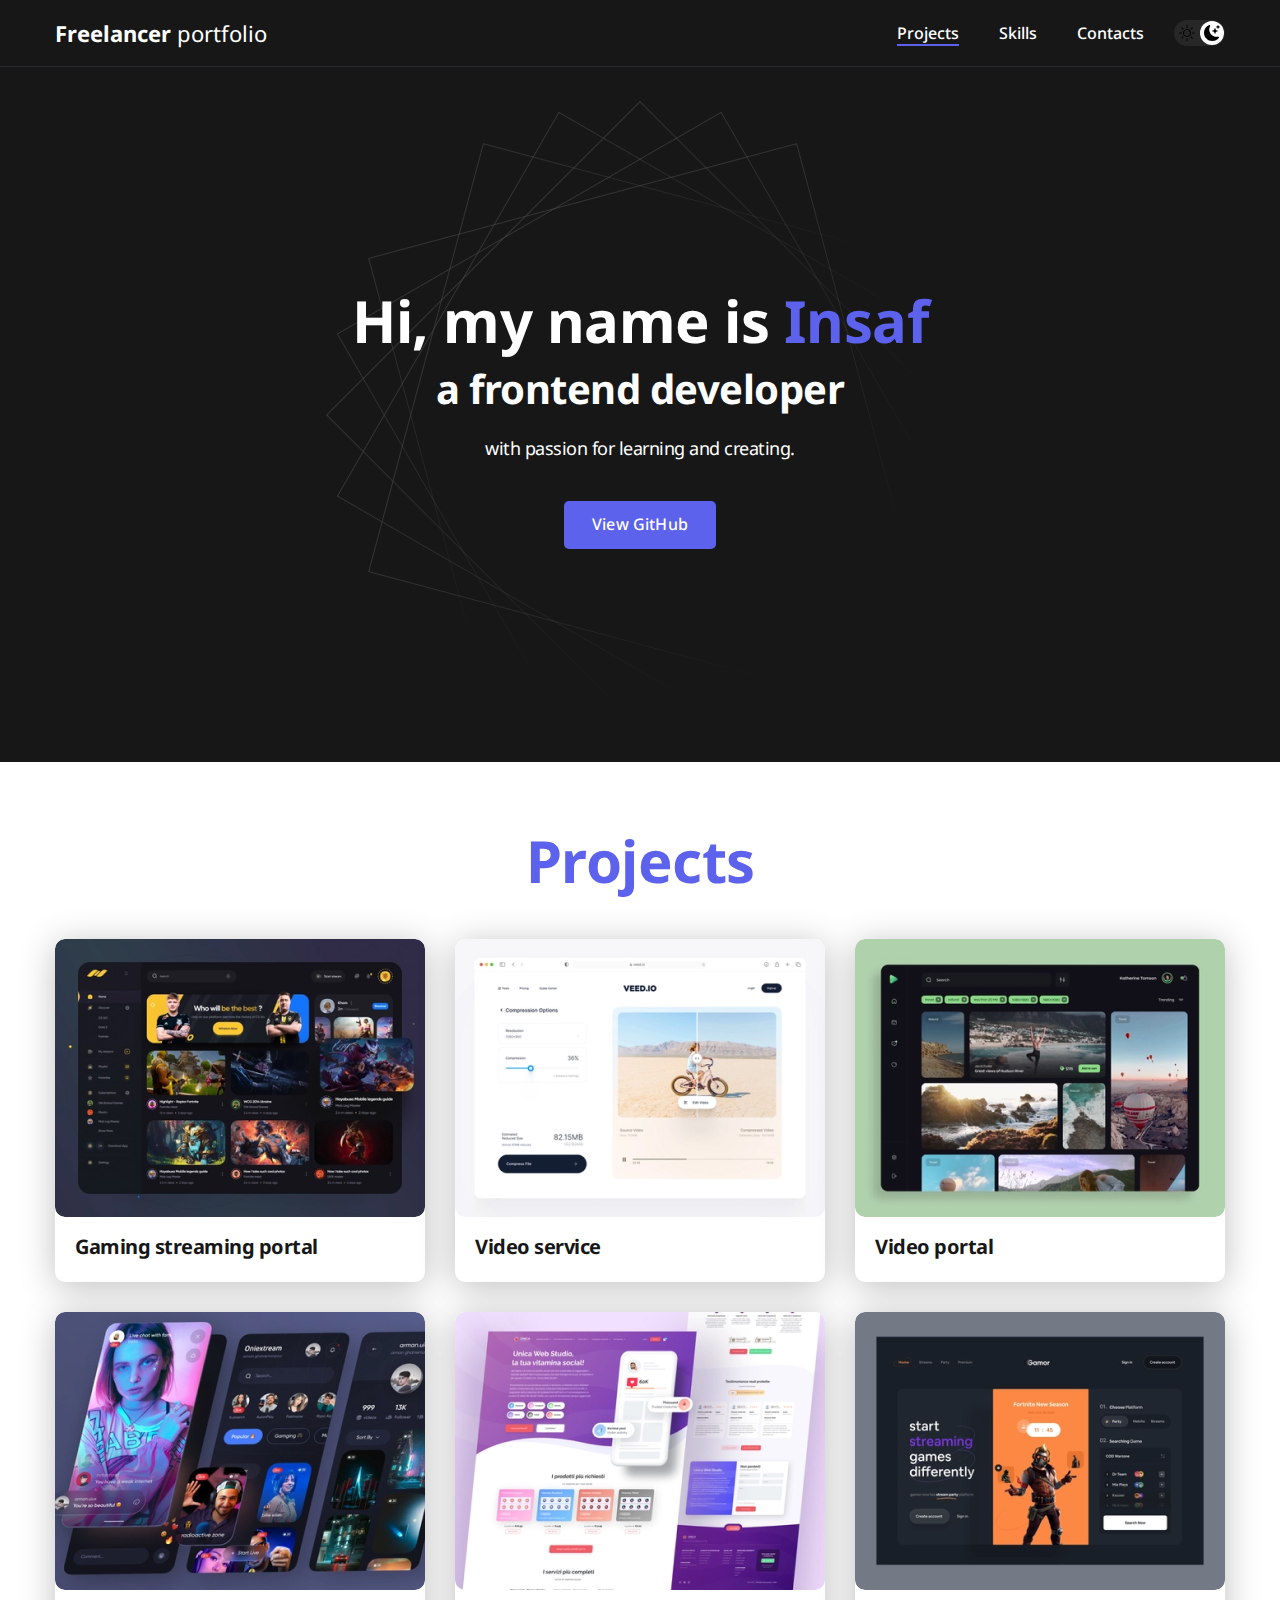
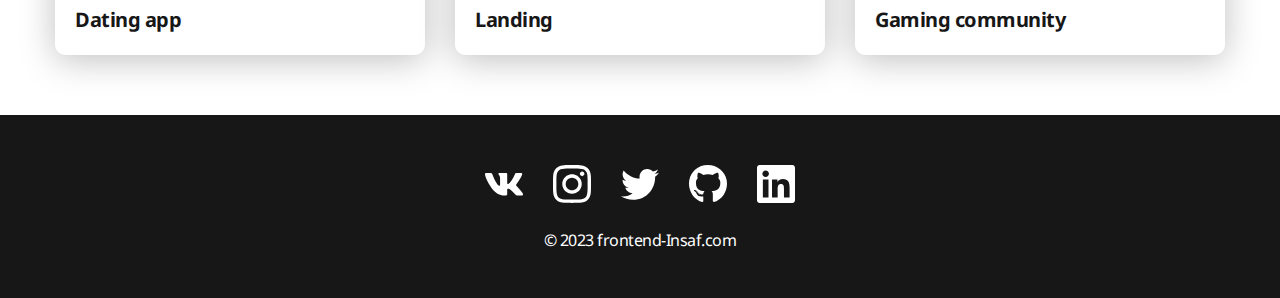
<file: index.html>
<!DOCTYPE html>
<html lang="ru">
<head>
    <meta charset="UTF-8">
    <meta name="viewport" content="width=device-width, initial-scale=1.0">
    <meta http-equiv="X-UA-Compatible" content="ie=edge">
    <link rel="stylesheet" href="css/normalize.css">
    <link rel="stylesheet" href="css/resets.css">
    <link rel="stylesheet" href="css/style.css">
    <link rel="preconnect" href="https://fonts.googleapis.com">
    <link rel="preconnect" href="https://fonts.gstatic.com" crossorigin>
    <link href="https://fonts.googleapis.com/css2?family=Montserrat&family=Noto+Sans:ital,wght@0,100;0,200;0,300;0,400;0,500;0,600;0,700;0,800;0,900;1,100;1,200;1,300;1,400;1,500;1,600;1,700;1,800;1,900&family=Philosopher&family=Playfair+Display:ital,wght@0,400;0,500;0,600;0,700;0,800;0,900;1,400;1,500;1,600;1,700;1,800;1,900&family=Roboto:wght@300;400;700&display=swap" rel="stylesheet">
    <title>Freelancer portfolio</title>
</head>
<body>
    <nav class="nav">
        <div class="container">
            <div class="nav-row">
                <a href="./index.html" class="logo"><span id="logo__fr">Freelancer</span> portfolio</a>

                <button class="dark-mode-btn dark-mode-btn--active">
                    <img src="./icons/Sun.svg" alt="" class="dark-mode-btn__icon">
                    <img src="./icons/Moon.svg" alt="" class="dark-mode-btn__icon">
                </button>

                <ul class="nav-list">
                    <li class="nav-list__item"><a href="./index.html" class="nav-list__link nav-list__link--active">Projects</a></li>
                    <li class="nav-list__item"><a href="./skills.html" class="nav-list__link">Skills</a></li>
                    <li class="nav-list__item"><a href="./contacts.html" class="nav-list__link">Contacts</a></li>
                </ul>
            </div>
        </div>
    </nav>

    <header class="header">
        <div class="header__wrapper">
            <h1 class="header__title">
                <strong>Hi, my name is <em>Insaf</em></strong><br>
                 a frontend developer
            </h1>
            <div class="header__text">
                <p>with passion for learning and creating.</p>
            </div>
            <a href="#" class="btn">View GitHub</a>
        </div>
    </header>

    <main class="main">
        <div class="container">
            <h2 class="title-1">Projects</h2>
            <ul class="projects">
                <li class="project">
                    <a href="./project-page.html">
                        <img src="./img/01.jpg" alt="" class="project__img">
                        <h3 class="project__title">Gaming streaming portal</h3>
                    </a>
                </li>

                <li class="project">
                    <a href="./project-page.html">
                        <img src="./img/02.jpg" alt="" class="project__img">
                        <h3 class="project__title">Video service</h3>
                    </a>
                </li>

                <li class="project">
                    <a href="./project-page.html">
                        <img src="./img/03.jpg" alt="" class="project__img">
                        <h3 class="project__title">Video portal</h3>
                    </a>
                </li>

                <li class="project">
                    <a href="./project-page.html">
                        <img src="./img/04.jpg" alt="" class="project__img">
                        <h3 class="project__title">Dating app</h3>
                    </a>
                </li>

                <li class="project">
                    <a href="./project-page.html">
                        <img src="./img/05.jpg" alt="" class="project__img">
                        <h3 class="project__title">Landing</h3>
                    </a>
                </li>

                <li class="project">
                    <a href="./project-page.html">
                        <img src="./img/06.jpg" alt="" class="project__img">
                        <h3 class="project__title">Gaming community</h3>
                    </a>
                </li>
            </ul>
        </div>
    </main>

    <footer class="footer">
        <div class="container">
            <div class="footer__wrapper">
                <ul class="social">
                    <li class="social__item">
                        <a href="#">
                            <img src="./icons/vk.svg" alt="">
                        </a>
                        <a href="#">
                            <img src="./icons/instagram.svg" alt="">
                        </a>
                        <a href="#">
                            <img src="./icons/twitter.svg" alt="">
                        </a>
                        <a href="#">
                            <img src="./icons/gitHub.svg" alt="">
                        </a>
                        <a href="#">
                            <img src="./icons/linkedIn.svg" alt="">
                        </a>
                    </li>
                </ul>
                <div class="copyright">
                    <p>© 2023 frontend-Insaf.com</p>
                </div>
            </div>
        </div>
    </footer>

    <script src="./js/main.js"></script>
</body>
</html>
</file>
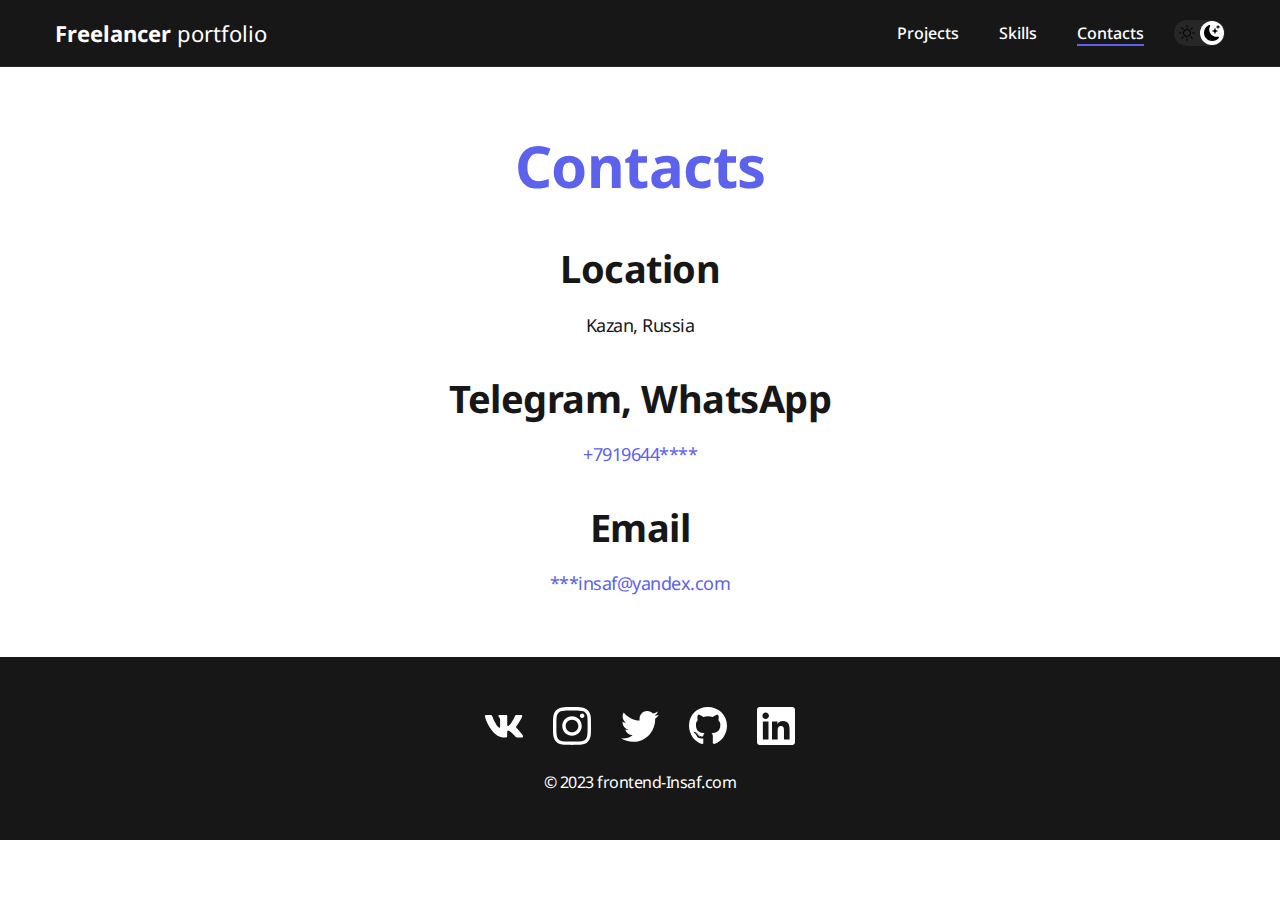
<file: contacts.html>
<!DOCTYPE html>
<html lang="ru">
<head>
    <meta charset="UTF-8">
    <meta name="viewport" content="width=device-width, initial-scale=1.0">
    <meta http-equiv="X-UA-Compatible" content="ie=edge">
    <link rel="stylesheet" href="css/normalize.css">
    <link rel="stylesheet" href="css/resets.css">
    <link rel="stylesheet" href="css/style.css">
    <link rel="preconnect" href="https://fonts.googleapis.com">
    <link rel="preconnect" href="https://fonts.gstatic.com" crossorigin>
    <link href="https://fonts.googleapis.com/css2?family=Montserrat&family=Noto+Sans:ital,wght@0,100;0,200;0,300;0,400;0,500;0,600;0,700;0,800;0,900;1,100;1,200;1,300;1,400;1,500;1,600;1,700;1,800;1,900&family=Philosopher&family=Playfair+Display:ital,wght@0,400;0,500;0,600;0,700;0,800;0,900;1,400;1,500;1,600;1,700;1,800;1,900&family=Roboto:wght@300;400;700&display=swap" rel="stylesheet">
    <title>Freelancer portfolio</title>
</head>
<body>
    <nav class="nav">
        <div class="container">
            <div class="nav-row">
                <a href="./index.html" class="logo"><span id="logo__fr">Freelancer</span> portfolio</a>

                <button class="dark-mode-btn dark-mode-btn--active">
                    <img src="./icons/Sun.svg" alt="" class="dark-mode-btn__icon">
                    <img src="./icons/Moon.svg" alt="" class="dark-mode-btn__icon">
                </button>


                <ul class="nav-list">
                    <li class="nav-list__item"><a href="./index.html" class="nav-list__link">Projects</a></li>
                    <li class="nav-list__item"><a href="./skills.html" class="nav-list__link">Skills</a></li>
                    <li class="nav-list__item"><a href="./contacts.html" class="nav-list__link nav-list__link--active">Contacts</a></li>
                </ul>
            </div>
        </div>
    </nav>

    <main class="main">
        <div class="container">
                <h1 class="title-1">Contacts</h1>

                <ul class="content-list">
                    <li class="content-list__item">
                        <h2 class="title-2">Location</h2>
                        <p>Kazan, Russia</p>
                    </li>
                    <li class="content-list__item">                    
                        <h2 class="title-2">Telegram, WhatsApp</h2>
                        <p><a href="tel:+79196442152">+7919644****</a></p>
                    </li>
                    <li class="content-list__item">                    
                        <h2 class="title-2">Email</h2>
                        <p><a href="mailto:carimovinsaf@yandex.com">***insaf@yandex.com</a></p>
                    </li>
                </ul>


        </div>
    </main>

    <footer class="footer">
        <div class="container">
            <div class="footer__wrapper">
                <ul class="social">
                    <li class="social__item">
                        <a href="#">
                            <img src="./icons/vk.svg" alt="">
                        </a>
                        <a href="#">
                            <img src="./icons/instagram.svg" alt="">
                        </a>
                        <a href="#">
                            <img src="./icons/twitter.svg" alt="">
                        </a>
                        <a href="#">
                            <img src="./icons/gitHub.svg" alt="">
                        </a>
                        <a href="#">
                            <img src="./icons/linkedIn.svg" alt="">
                        </a>
                    </li>
                </ul>
                <div class="copyright">
                    <p>© 2023 frontend-Insaf.com</p>
                </div>
            </div>
        </div>
    </footer>

    <script src="./js/main.js"></script>

</body>
</html>
</file>
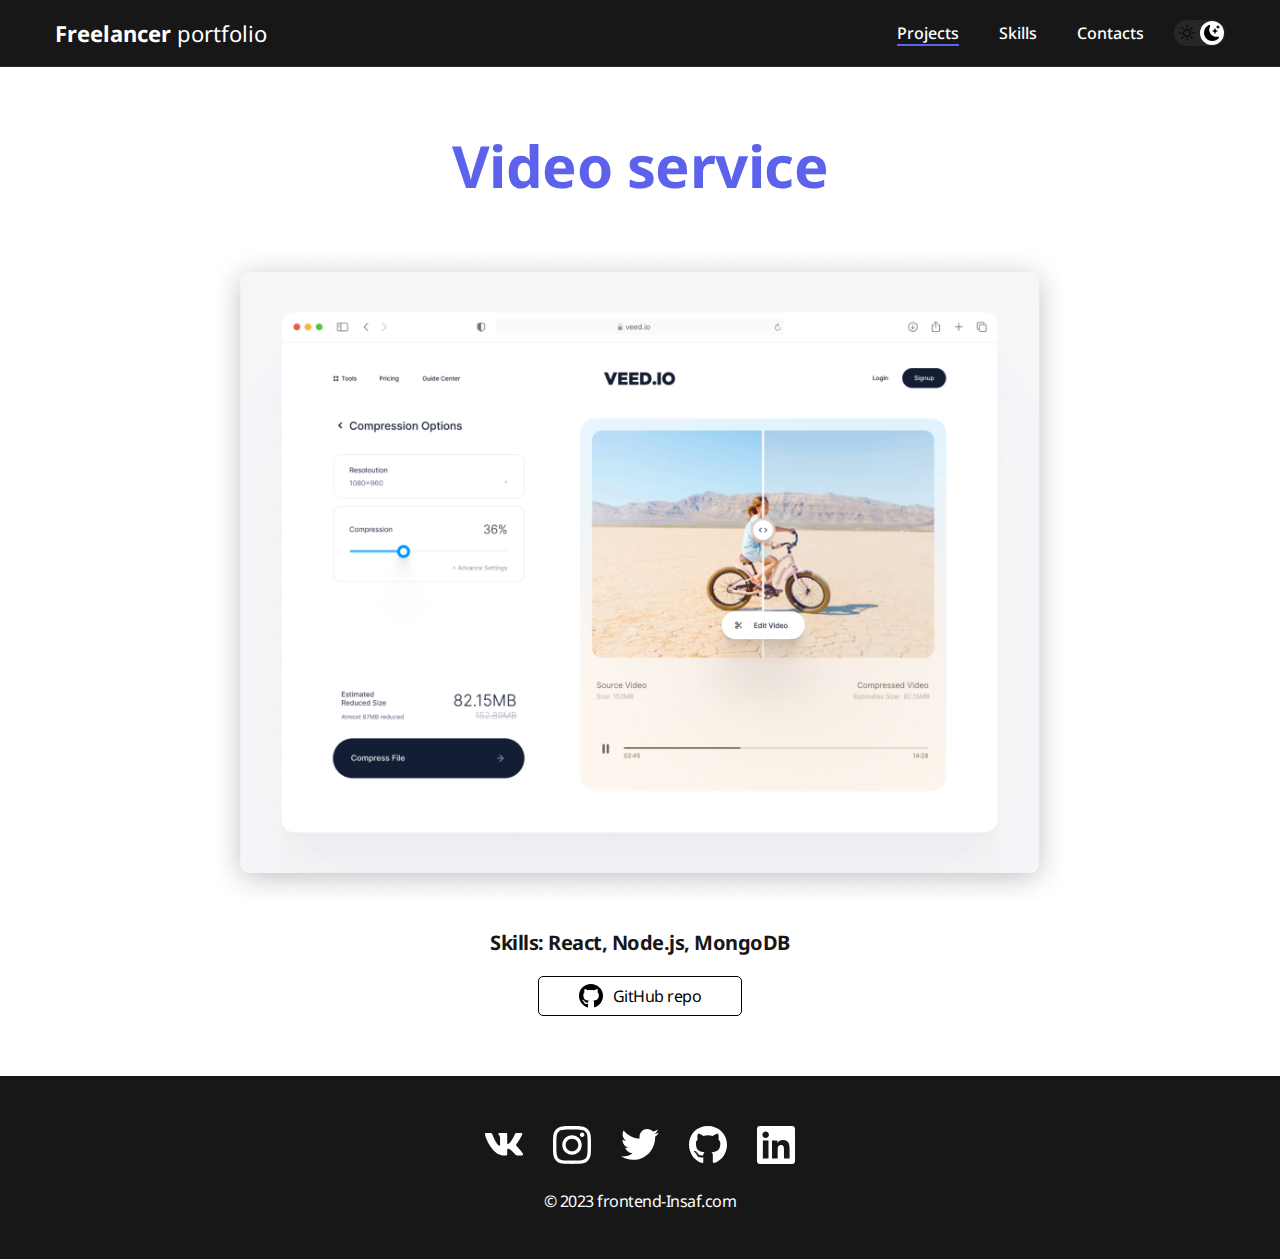
<file: project-page.html>
<!DOCTYPE html>
<html lang="ru">
<head>
    <meta charset="UTF-8">
    <meta name="viewport" content="width=device-width, initial-scale=1.0">
    <meta http-equiv="X-UA-Compatible" content="ie=edge">
    <link rel="stylesheet" href="css/normalize.css">
    <link rel="stylesheet" href="css/resets.css">
    <link rel="stylesheet" href="css/style.css">
    <link rel="preconnect" href="https://fonts.googleapis.com">
    <link rel="preconnect" href="https://fonts.gstatic.com" crossorigin>
    <link href="https://fonts.googleapis.com/css2?family=Montserrat&family=Noto+Sans:ital,wght@0,100;0,200;0,300;0,400;0,500;0,600;0,700;0,800;0,900;1,100;1,200;1,300;1,400;1,500;1,600;1,700;1,800;1,900&family=Philosopher&family=Playfair+Display:ital,wght@0,400;0,500;0,600;0,700;0,800;0,900;1,400;1,500;1,600;1,700;1,800;1,900&family=Roboto:wght@300;400;700&display=swap" rel="stylesheet">
    <title>Freelancer portfolio</title>
</head>
<body>
    <nav class="nav">
        <div class="container">
            <div class="nav-row">
                <a href="./index.html" class="logo"><span id="logo__fr">Freelancer</span> portfolio</a>

                <button class="dark-mode-btn dark-mode-btn--active">
                    <img src="./icons/Sun.svg" alt="" class="dark-mode-btn__icon">
                    <img src="./icons/Moon.svg" alt="" class="dark-mode-btn__icon">
                </button>

                <ul class="nav-list">
                    <li class="nav-list__item"><a href="./index.html" class="nav-list__link nav-list__link--active">Projects</a></li>
                    <li class="nav-list__item"><a href="./skills.html" class="nav-list__link">Skills</a></li>
                    <li class="nav-list__item"><a href="./contacts.html" class="nav-list__link">Contacts</a></li>
                </ul>
            </div>
        </div>
    </nav>

    <main class="main">
        <div class="container">
            <div class="project-details">
                <h1 class="title-1">Video service</h1>
                
                <img src="./img/07 1.png" alt="" class="project-details__cover">

                <div class="project-details__desc">
                    <p>Skills: React, Node.js, MongoDB</p>
                </div>
            </div>
            <div class="btn1">
                <a href="#" class="btn-outline">
                    <img src="./icons/gitHub-black.svg" alt="">
                    <h2 class="btn-text">GitHub repo</h2>
                </a>
            </div>


        </div>
    </main>

    <footer class="footer">
        <div class="container">
            <div class="footer__wrapper">
                <ul class="social">
                    <li class="social__item">
                        <a href="#">
                            <img src="./icons/vk.svg" alt="">
                        </a>
                        <a href="#">
                            <img src="./icons/instagram.svg" alt="">
                        </a>
                        <a href="#">
                            <img src="./icons/twitter.svg" alt="">
                        </a>
                        <a href="#">
                            <img src="./icons/gitHub.svg" alt="">
                        </a>
                        <a href="#">
                            <img src="./icons/linkedIn.svg" alt="">
                        </a>
                    </li>
                </ul>
                <div class="copyright">
                    <p>© 2023 frontend-Insaf.com</p>
                </div>
            </div>
        </div>
    </footer>

    <script src="./js/main.js"></script>

</body>
</html>
</file>
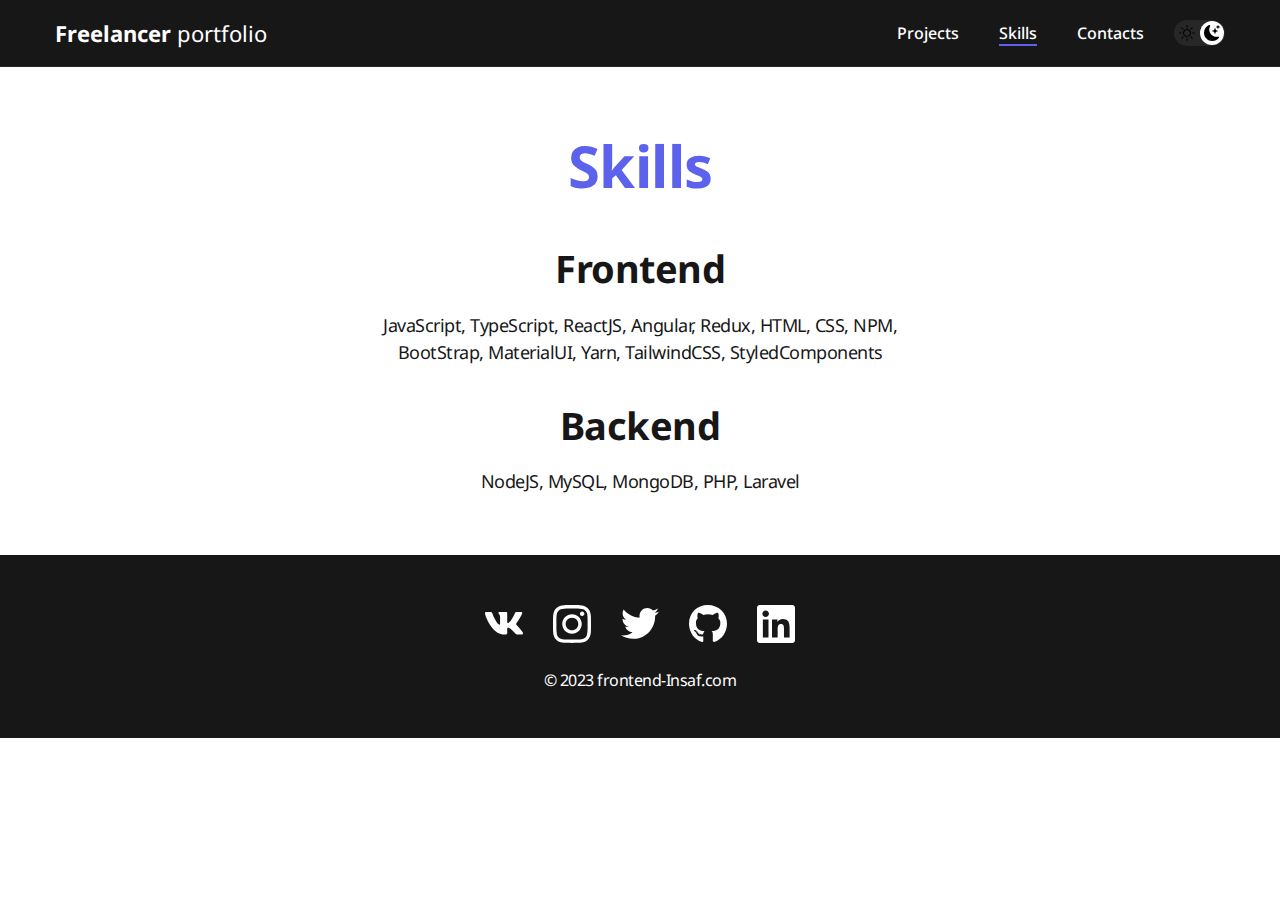
<file: skills.html>
<!DOCTYPE html>
<html lang="ru">
<head>
    <meta charset="UTF-8">
    <meta name="viewport" content="width=device-width, initial-scale=1.0">
    <meta http-equiv="X-UA-Compatible" content="ie=edge">
    <link rel="stylesheet" href="css/normalize.css">
    <link rel="stylesheet" href="css/resets.css">
    <link rel="stylesheet" href="css/style.css">
    <link rel="preconnect" href="https://fonts.googleapis.com">
    <link rel="preconnect" href="https://fonts.gstatic.com" crossorigin>
    <link href="https://fonts.googleapis.com/css2?family=Montserrat&family=Noto+Sans:ital,wght@0,100;0,200;0,300;0,400;0,500;0,600;0,700;0,800;0,900;1,100;1,200;1,300;1,400;1,500;1,600;1,700;1,800;1,900&family=Philosopher&family=Playfair+Display:ital,wght@0,400;0,500;0,600;0,700;0,800;0,900;1,400;1,500;1,600;1,700;1,800;1,900&family=Roboto:wght@300;400;700&display=swap" rel="stylesheet">
    <title>Freelancer portfolio</title>
</head>
<body>
    <nav class="nav">
        <div class="container">
            <div class="nav-row">
                <a href="./index.html" class="logo"><span id="logo__fr">Freelancer</span> portfolio</a>

                <button class="dark-mode-btn dark-mode-btn--active">
                    <img src="./icons/Sun.svg" alt="" class="dark-mode-btn__icon">
                    <img src="./icons/Moon.svg" alt="" class="dark-mode-btn__icon">
                </button>

                <ul class="nav-list">
                    <li class="nav-list__item"><a href="./index.html" class="nav-list__link">Projects</a></li>
                    <li class="nav-list__item"><a href="./skills.html" class="nav-list__link nav-list__link--active">Skills</a></li>
                    <li class="nav-list__item"><a href="./contacts.html" class="nav-list__link">Contacts</a></li>
                </ul>
            </div>
        </div>
    </nav>

    <main class="main">
        <div class="container">
                <h1 class="title-1">Skills</h1>

                <ul class="content-list">
                    <li class="content-list__item">
                        <h2 class="title-2">Frontend</h2>
                        <p>JavaScript, TypeScript, ReactJS, Angular, Redux, HTML, CSS, NPM, BootStrap, MaterialUI, Yarn, TailwindCSS, StyledComponents</p>
                    </li>
                    <li class="content-list__item">                    
                        <h2 class="title-2">Backend</h2>
                        <p>NodeJS, MySQL, MongoDB, PHP, Laravel</p>
                    </li>
                </ul>


        </div>
    </main>

    <footer class="footer">
        <div class="container">
            <div class="footer__wrapper">
                <ul class="social">
                    <li class="social__item">
                        <a href="#">
                            <img src="./icons/vk.svg" alt="">
                        </a>
                        <a href="#">
                            <img src="./icons/instagram.svg" alt="">
                        </a>
                        <a href="#">
                            <img src="./icons/twitter.svg" alt="">
                        </a>
                        <a href="#">
                            <img src="./icons/gitHub.svg" alt="">
                        </a>
                        <a href="#">
                            <img src="./icons/linkedIn.svg" alt="">
                        </a>
                    </li>
                </ul>
                <div class="copyright">
                    <p>© 2023 frontend-Insaf.com</p>
                </div>
            </div>
        </div>
    </footer>

    <script src="./js/main.js"></script>

</body>
</html>
</file>
<file: css/style.css>
* {
    box-sizing: border-box;
}
:root {
    --black: #171718;
    --black-border: #26292D;
    --white: #fff;
    --purple: #5C62EC;
    --orange: rgb(255, 181, 44);

    --dark-bg: var(--black);
    --dark-border: var(--black-border);
    --header-text: var(--white);
    --accent: var(--purple);

    /* Light mode */
    --page-bg: var(--white);
    --text-color: var(--black);

    --title-1: var(--accent);

    --project-card-bg: var(--white);
    --project-card-text: var(--black);

    --box-shadow: 0px 5px 35px rgba(0, 0, 0, 0.25);
}

.dark {
    /* Dark mode */
    --page-bg: #252526;
    --text-color: var(--white);

    --title-1: var(--white);

    --project-card-bg: var(--black);
    --project-card-text: var(--white);
    --box-shadow: 0px 5px 35px rgba(0, 0, 0, 0.9);
}

html, body {
    font-family: 'Noto Sans', sans-serif;
    letter-spacing: -0.5px;
    color: var(--text-color);
    display: flex;
    flex-direction: column;
    background-color: var(--page-bg);
    min-height: max-content;
    
}

.container {
    max-width: 1200px;
    margin: 0 auto;
    padding-right: 15px;
    padding-left: 15px;
}
.nav {
    padding: 20px 0;
    border-bottom: 1px solid var(--dark-border);
    background-color: var(--dark-bg);
    color: var(--header-text);
    letter-spacing: normal;
}

.nav-row {
    display: flex;
    justify-content: flex-end; 
    align-items: center;
    column-gap: 30px;
    row-gap: 20px;
    flex-wrap: wrap;
}

.logo {
    color: #ffffff;
    text-decoration: none;
    font-size: 22px;
    margin-right: auto;
}
#logo__fr {
    font-weight: 700;
}

.nav-list {
    display: flex;
    align-items: center;
    column-gap: 40px;
    font-size: 16px;
    font-weight: 500;
    font-family: 'Noto Sans', sans-serif;
}
.nav-list__link {
    color: var(--header-text);
    text-decoration: none;
    transition: color 0.2s ease-in;
}

.nav-list__link:hover {
    opacity: 0.9;
}

.nav-list__link--active {
    position: relative;
}
.nav-list__link--active::before {
    content: '';
    position: absolute;
    left: 0;
    top: 100%;

    display: block;
    height: 2px;
    width: 100%;
    background-color: var(--accent);

}
.header {
    padding: 40px;
    min-height: 695px;

    display: flex;
    justify-content: center;
    align-items: center;


    background-color: var(--dark-bg);
    background-image: url('./../img/Abstract.png');
    background-repeat: no-repeat;
    background-size: auto;
    background-position: center center;

    color: var(--header-text);
    text-align: center;
}
.header__wrapper {
    padding: 0 15px;
    max-width: 660px;
}
.header__title {
    font-size: 40px;
    font-weight: 700;
    line-height: 1.4;

    margin-bottom: 20px;
}
.header__title strong {
    font-size: 58px;
    font-weight: 700;
}
.header__title em {
    font-style: normal;
    color: var(--accent);
}
.header__text {
    margin-bottom: 40px;
    font-size: 18px;
    line-height: 1.33;

}
.header__text p + p{
    margin-top: 0.5em;
}



.btn {
    display: inline-block;
    height: 48px;
    padding: 15px 28px;
    margin: 0;
    letter-spacing: 0.15px;

    border-radius: 5px;
    background-color: var(--accent);
    color: var(--white);
    font-size: 16px;
    font-weight: 500;
    text-decoration: none;

    transition: all 0.2s ease-in;

}
.btn:hover {
    opacity: 0.9;
    background-color: #5559e0;
    transform: translateY(-1px);
}
.btn:active {
    position: relative;
    top: 1px;
}

.btn-outline {
    height: 40px;
    padding: 12px 40px;
    border-radius: 5px;

    border: 1px solid black;
    color: black;
    background-color: var(--white);

    display: inline-flex;
    column-gap: 10px;
    align-items: center;
    justify-content: center;
    text-decoration: none;

    transition: all 0.2s ease-in;
}
.btn-outline:hover {
    opacity: 0.9;
    transform: translateY(-1px);
}
.btn-outline:active {
    position: relative;
    top: 1px;
}
.btn1 {
    display: flex;
    justify-content: center;
}


.main {
    padding: 60px 0;
}
.title-1 {
    color: var(--title-1);
    text-align: center;
    font-size: 58px;
    font-weight: 700;
    line-height: 1.33; 
    letter-spacing: -0.5px;
    margin-bottom: 40px;
}
.title-2 {
    margin-bottom: 18px;
    font-size: 38px;
    line-height: 1.3;
    font-weight: 700;
}
.projects {
    display: flex;
    flex-wrap: wrap;
    column-gap: 30px;
    row-gap: 30px;
    justify-content: center;
}
.project {
    max-width: 370px;
    background-color: var(--project-card-bg);
    box-shadow: var(--box-shadow);
    border-radius: 10px;
    transition: all 0.2s ease-in;

}
.project a {
    text-decoration: none;
}
.project:hover {
    transform: translateY(-3px);
}
.project__img {
    border-radius: 10px;
    max-width: 370px;
}
.project__title {
    padding: 15px 20px 22px;
    font-size: 20px;
    line-height: 1.3;
    font-weight: 700;
    color: var(--project-card-text);
}

.project-details {
    margin: 0 auto;
    max-width: 865px;
    
    display: flex;
    flex-direction: column;
    align-items: center;
    text-align: center;
}
.project-details__cover {
    max-width: 100%;
    margin-bottom: 20px;
}
.project-details__desc {
    margin-bottom: 20px;
    font-weight: 700;
    font-size: 20px;
    line-height: 1.3;
}

.content-list {
    margin: 0 auto;
    max-width: 570px;
    display: flex;
    flex-direction: column;
    align-items: center;
    text-align: center;
    row-gap: 35px;
}
.content-list__item {
    font-size: 18px;
    line-height: 1.5;
}
.content-list__item > p > a {
    text-decoration: none;
    color: var(--accent);
}
.content-list__item p + p {
    margin-bottom: 0.5em;
}


.footer {
    padding: 50px 0 50px;
    background-color: var(--dark-bg);
    color: var(--white);
    margin-top: auto;
}
.footer__wrapper {
    display: flex;
    flex-direction: column;
    align-items: center;
    row-gap: 27px;
}
.social {
    display: flex;
    column-gap: 30px;
    align-items: center;
}
.social__item {
    display: flex;
    column-gap: 30px;
    align-items: center;
}
.copyright {
    font-size: 16px;
}

.dark-mode-btn {
    order: 9;
    position: relative;
    display: flex;
    justify-content: space-between;
    align-items: center;
    width: 51px;
    height: 26px;
    border-radius: 50px;
    padding: 5px;
    background-color: #272727;
    border: #171718;
}
.dark-mode-btn::before {
    content: '';
    position: absolute;
    top: 1px;
    left: 1px;
    display: block;
    width: 24px;
    height: 24px;
    border-radius: 50%;
    background-color: var(--white);
    transition: left 0.2s ease-in;
}
.dark-mode-btn--active::before {
    left: 26px;
}
.dark-mode-btn__icon {
    position: relative;
    z-index: 9;
}

@media(max-width: 620px) {
    .nav-row {
        justify-content: center;
    }
    .dark-mode-btn {
        order: 0;
    }
    .header {
        min-height: unset;
        background-size: 500px;
    }
    .header__title {
        font-size: 30px;
    }
    .header__title strong {
        font-size: 40px;
    }
    .main {
        padding: 40px 0;
    }
    .title-1 {
        margin-bottom: 30px;
        font-size: 40px;
    }
    .title-2 {
        margin-bottom: 10px;
        font-size: 30px;
    }
    .project__title {
        font-size: 18px;
    }
    .footer {
        padding: 40px 0 30px;
    }
    .social {
        column-gap: 20px;
    }
    .social__item img {
        width: 28px;
    }
    .footer__wrapper {
       row-gap: 20px; 
    }
    .content-list {
        row-gap: 20px;
    }
    .content-list__item {
        font-size: 16px;
    } 
    .project-details__desc {
        font-size: 18px;
        margin-bottom: 20px;
    }
}
@media (max-width: 520px) {
    .nav-row {
        justify-content: center;
    }
    .header {
        background-size: 400px;
    }
}
@media (max-width: 420px) {
    .header {
        background-size: 300px;
    }
    .project__img {
        width: 310px;
    }
    .project {
        width: 310px;
    }
    .header__title {
        font-size: 20px;
    }
    .header__title strong {
        font-size: 30px;
    }
    .header__text {
        font-size: 14px;
    }
}
</file>
<file: css/resets.css>
html, body, div, span, applet, object, iframe,
h1, h2, h3, h4, h5, h6, p, blockquote, pre,
a, abbr, acronym, address, big, cite, code,
del, dfn, em, img, ins, kbd, q, s, samp,
small, strike, strong, sub, sup, tt, var,
b, u, i, center,
dl, dt, dd, ol, ul, li,
fieldset, form, label, legend,
table, caption, tbody, tfoot, thead, tr, th, td,
article, aside, canvas, details, embed,
figure, figcaption, footer, header, hgroup,
menu, nav, output, ruby, section, summary,
time, mark, audio, video {
  margin: 0;
  padding: 0;
  border: 0;
  font-size: 100%;
  font: inherit;
  vertical-align: baseline;
}

article, aside, details, figcaption, figure,
footer, header, hgroup, menu, nav, section {
  display: block;
}

html {
  height: 100%;
}

body {
  line-height: 1;
}

ol, ul {
  list-style: none;
}

blockquote, q {
  quotes: none;
}

blockquote:before, blockquote:after,
q:before, q:after {
  content: "";
  content: none;
}

table {
  border-collapse: collapse;
  border-spacing: 0;
}/*# sourceMappingURL=resets.css.map */
</file>
